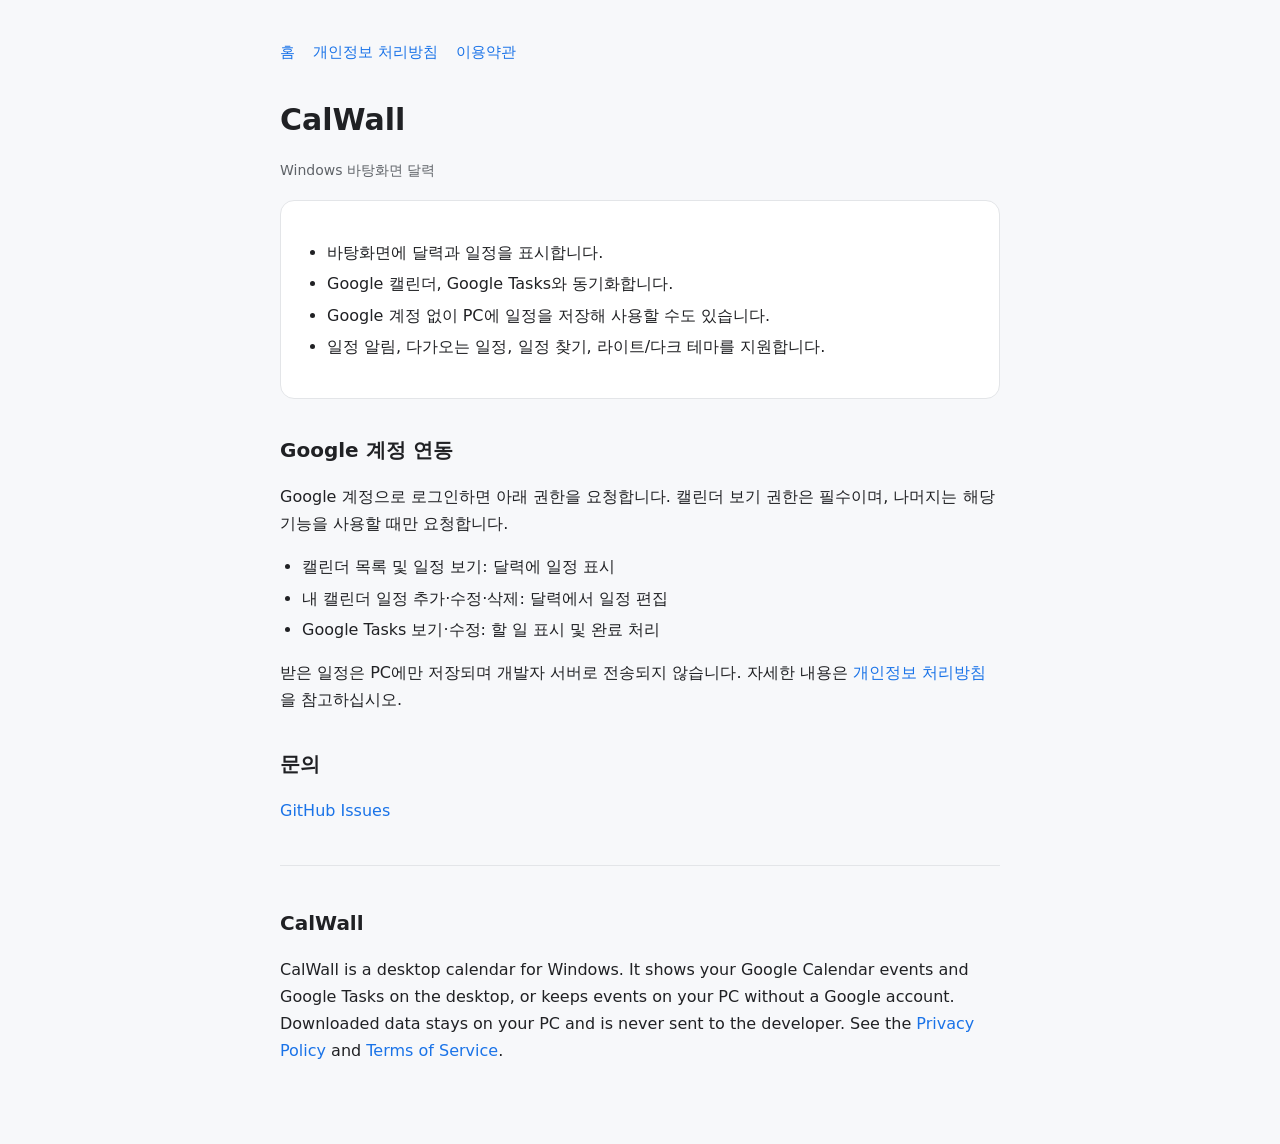
<file: index.html>
<!doctype html><html lang="ko"><head><meta charset="utf-8"><meta name="viewport" content="width=device-width,initial-scale=1">
<title>CalWall</title><meta name="description" content="Windows 바탕화면 달력 프로그램 CalWall"><link rel="stylesheet" href="style.css"></head><body><main>
<nav><a href="./">홈</a><a href="privacy.html">개인정보 처리방침</a><a href="terms.html">이용약관</a></nav>
<h1>CalWall</h1><p class="dim">Windows 바탕화면 달력</p>
<div class="card"><ul>
<li>바탕화면에 달력과 일정을 표시합니다.</li>
<li>Google 캘린더, Google Tasks와 동기화합니다.</li>
<li>Google 계정 없이 PC에 일정을 저장해 사용할 수도 있습니다.</li>
<li>일정 알림, 다가오는 일정, 일정 찾기, 라이트/다크 테마를 지원합니다.</li></ul></div>
<h2>Google 계정 연동</h2>
<p>Google 계정으로 로그인하면 아래 권한을 요청합니다. 캘린더 보기 권한은 필수이며, 나머지는 해당 기능을 사용할 때만 요청합니다.</p>
<ul><li>캘린더 목록 및 일정 보기: 달력에 일정 표시</li>
<li>내 캘린더 일정 추가·수정·삭제: 달력에서 일정 편집</li>
<li>Google Tasks 보기·수정: 할 일 표시 및 완료 처리</li></ul>
<p>받은 일정은 PC에만 저장되며 개발자 서버로 전송되지 않습니다. 자세한 내용은 <a href="privacy.html">개인정보 처리방침</a>을 참고하십시오.</p>
<h2>문의</h2><p><a href="https://github.com/imjinwon/calwall/issues">GitHub Issues</a></p>
<hr><div lang="en"><h2>CalWall</h2><p>CalWall is a desktop calendar for Windows. It shows your Google Calendar events and Google Tasks on the desktop, or keeps events on your PC without a Google account. Downloaded data stays on your PC and is never sent to the developer.
See the <a href="privacy.html#en">Privacy Policy</a> and <a href="terms.html#en">Terms of Service</a>.</p></div>
</main></body></html>
</file>
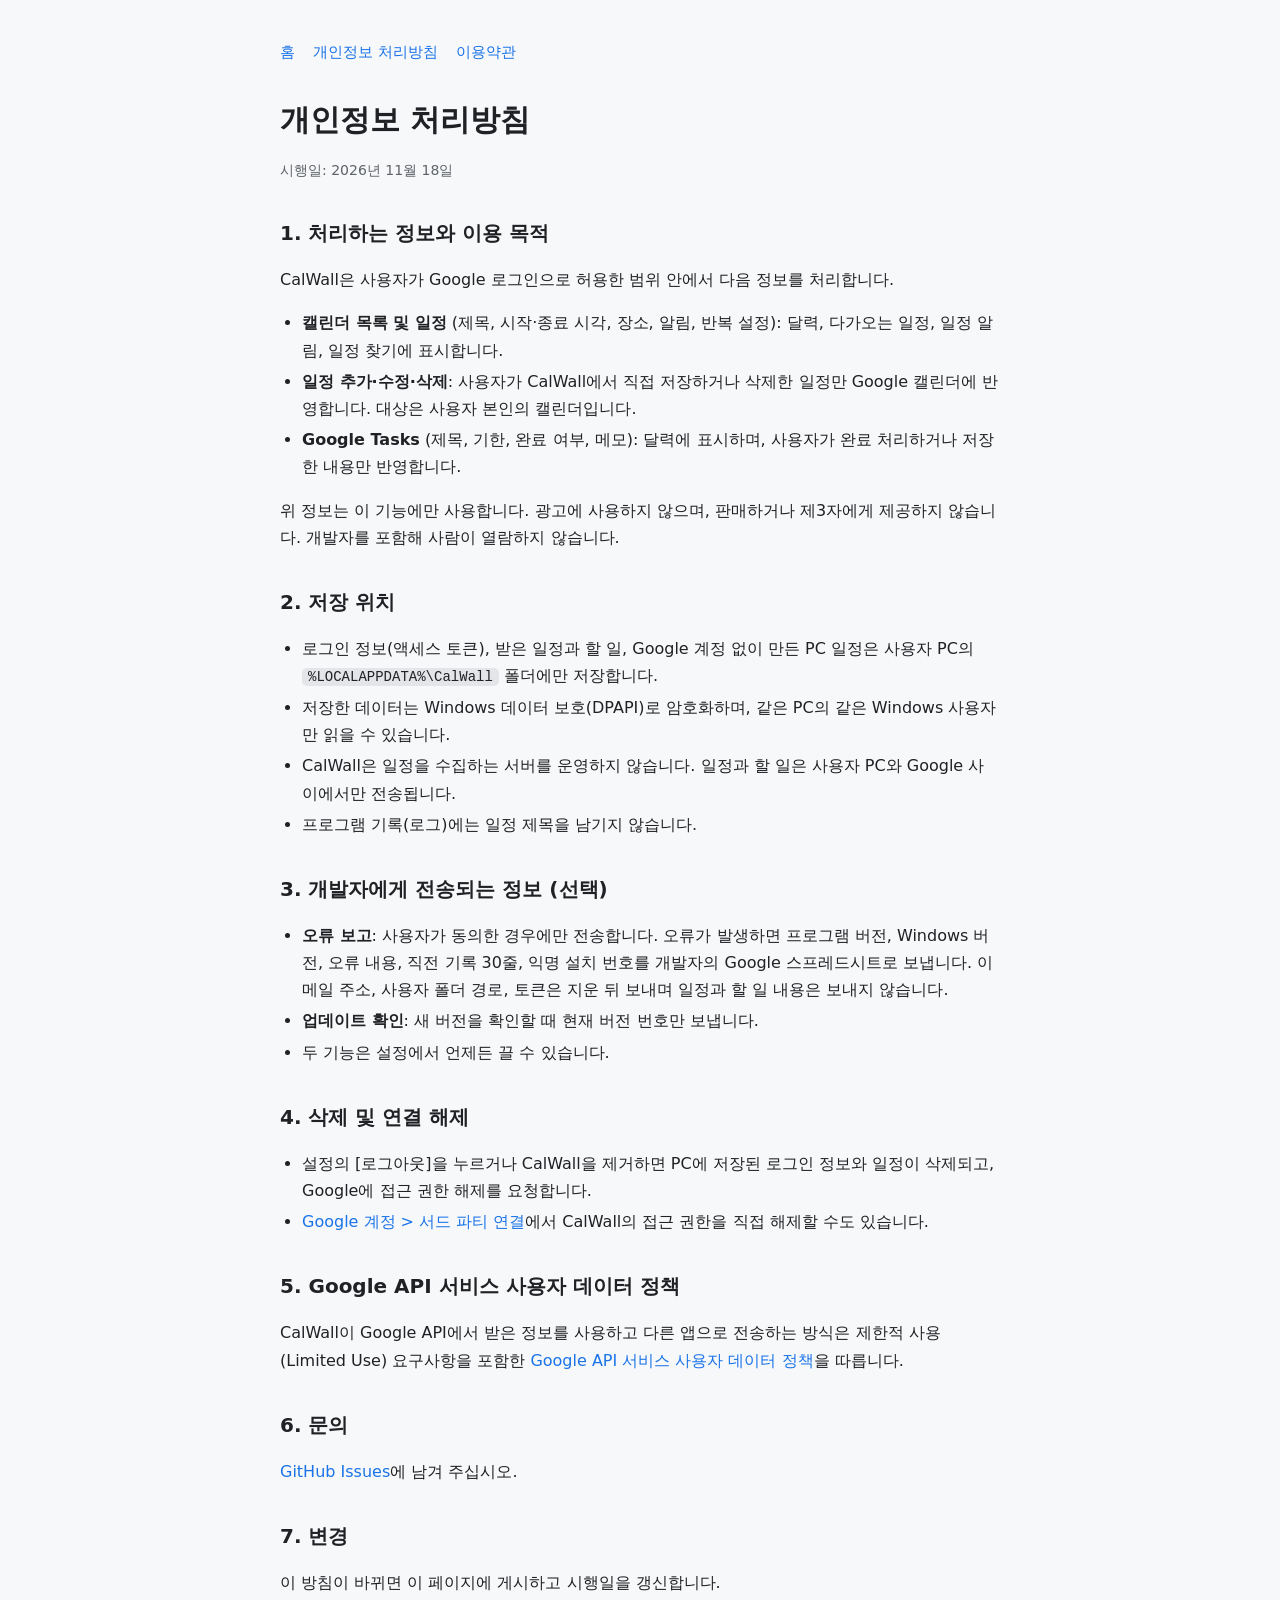
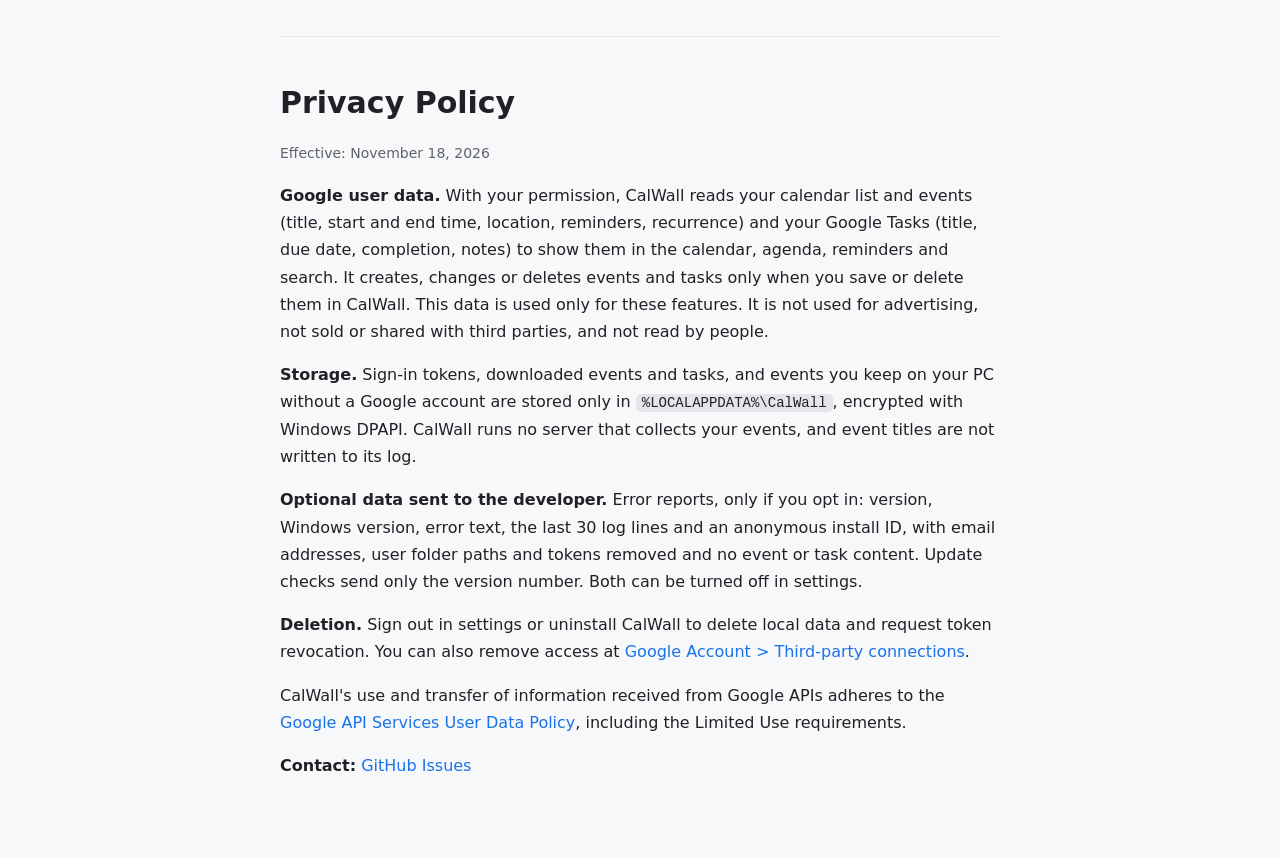
<file: privacy.html>
<!doctype html><html lang="ko"><head><meta charset="utf-8"><meta name="viewport" content="width=device-width,initial-scale=1">
<title>CalWall 개인정보 처리방침</title><link rel="stylesheet" href="style.css"></head><body><main>
<nav><a href="./">홈</a><a href="privacy.html">개인정보 처리방침</a><a href="terms.html">이용약관</a></nav>
<h1>개인정보 처리방침</h1><p class="dim">시행일: 2026년 11월 18일</p>
<h2>1. 처리하는 정보와 이용 목적</h2>
<p>CalWall은 사용자가 Google 로그인으로 허용한 범위 안에서 다음 정보를 처리합니다.</p>
<ul><li><b>캘린더 목록 및 일정</b> (제목, 시작·종료 시각, 장소, 알림, 반복 설정): 달력, 다가오는 일정, 일정 알림, 일정 찾기에 표시합니다.</li>
<li><b>일정 추가·수정·삭제</b>: 사용자가 CalWall에서 직접 저장하거나 삭제한 일정만 Google 캘린더에 반영합니다. 대상은 사용자 본인의 캘린더입니다.</li>
<li><b>Google Tasks</b> (제목, 기한, 완료 여부, 메모): 달력에 표시하며, 사용자가 완료 처리하거나 저장한 내용만 반영합니다.</li></ul>
<p>위 정보는 이 기능에만 사용합니다. 광고에 사용하지 않으며, 판매하거나 제3자에게 제공하지 않습니다. 개발자를 포함해 사람이 열람하지 않습니다.</p>
<h2>2. 저장 위치</h2>
<ul><li>로그인 정보(액세스 토큰), 받은 일정과 할 일, Google 계정 없이 만든 PC 일정은 사용자 PC의 <code>%LOCALAPPDATA%\CalWall</code> 폴더에만 저장합니다.</li>
<li>저장한 데이터는 Windows 데이터 보호(DPAPI)로 암호화하며, 같은 PC의 같은 Windows 사용자만 읽을 수 있습니다.</li>
<li>CalWall은 일정을 수집하는 서버를 운영하지 않습니다. 일정과 할 일은 사용자 PC와 Google 사이에서만 전송됩니다.</li>
<li>프로그램 기록(로그)에는 일정 제목을 남기지 않습니다.</li></ul>
<h2>3. 개발자에게 전송되는 정보 (선택)</h2>
<ul><li><b>오류 보고</b>: 사용자가 동의한 경우에만 전송합니다. 오류가 발생하면 프로그램 버전, Windows 버전, 오류 내용, 직전 기록 30줄, 익명 설치 번호를 개발자의 Google 스프레드시트로 보냅니다. 이메일 주소, 사용자 폴더 경로, 토큰은 지운 뒤 보내며 일정과 할 일 내용은 보내지 않습니다.</li>
<li><b>업데이트 확인</b>: 새 버전을 확인할 때 현재 버전 번호만 보냅니다.</li>
<li>두 기능은 설정에서 언제든 끌 수 있습니다.</li></ul>
<h2>4. 삭제 및 연결 해제</h2>
<ul><li>설정의 [로그아웃]을 누르거나 CalWall을 제거하면 PC에 저장된 로그인 정보와 일정이 삭제되고, Google에 접근 권한 해제를 요청합니다.</li>
<li><a href="https://myaccount.google.com/permissions">Google 계정 &gt; 서드 파티 연결</a>에서 CalWall의 접근 권한을 직접 해제할 수도 있습니다.</li></ul>
<h2>5. Google API 서비스 사용자 데이터 정책</h2>
<p>CalWall이 Google API에서 받은 정보를 사용하고 다른 앱으로 전송하는 방식은 제한적 사용(Limited Use) 요구사항을 포함한 <a href="https://developers.google.com/terms/api-services-user-data-policy">Google API 서비스 사용자 데이터 정책</a>을 따릅니다.</p>
<h2>6. 문의</h2><p><a href="https://github.com/imjinwon/calwall/issues">GitHub Issues</a>에 남겨 주십시오.</p>
<h2>7. 변경</h2><p>이 방침이 바뀌면 이 페이지에 게시하고 시행일을 갱신합니다.</p>
<hr id="en"><div lang="en"><h1>Privacy Policy</h1><p class="dim">Effective: November 18, 2026</p>
<p><b>Google user data.</b> With your permission, CalWall reads your calendar list and events (title, start and end time, location, reminders, recurrence) and your Google Tasks (title, due date, completion, notes) to show them in the calendar, agenda, reminders and search. It creates, changes or deletes events and tasks only when you save or delete them in CalWall. This data is used only for these features. It is not used for advertising, not sold or shared with third parties, and not read by people.</p>
<p><b>Storage.</b> Sign-in tokens, downloaded events and tasks, and events you keep on your PC without a Google account are stored only in <code>%LOCALAPPDATA%\CalWall</code>, encrypted with Windows DPAPI. CalWall runs no server that collects your events, and event titles are not written to its log.</p>
<p><b>Optional data sent to the developer.</b> Error reports, only if you opt in: version, Windows version, error text, the last 30 log lines and an anonymous install ID, with email addresses, user folder paths and tokens removed and no event or task content. Update checks send only the version number. Both can be turned off in settings.</p>
<p><b>Deletion.</b> Sign out in settings or uninstall CalWall to delete local data and request token revocation. You can also remove access at <a href="https://myaccount.google.com/permissions">Google Account &gt; Third-party connections</a>.</p>
<p>CalWall's use and transfer of information received from Google APIs adheres to the <a href="https://developers.google.com/terms/api-services-user-data-policy">Google API Services User Data Policy</a>, including the Limited Use requirements.</p>
<p><b>Contact:</b> <a href="https://github.com/imjinwon/calwall/issues">GitHub Issues</a></p></div>
</main></body></html>
</file>
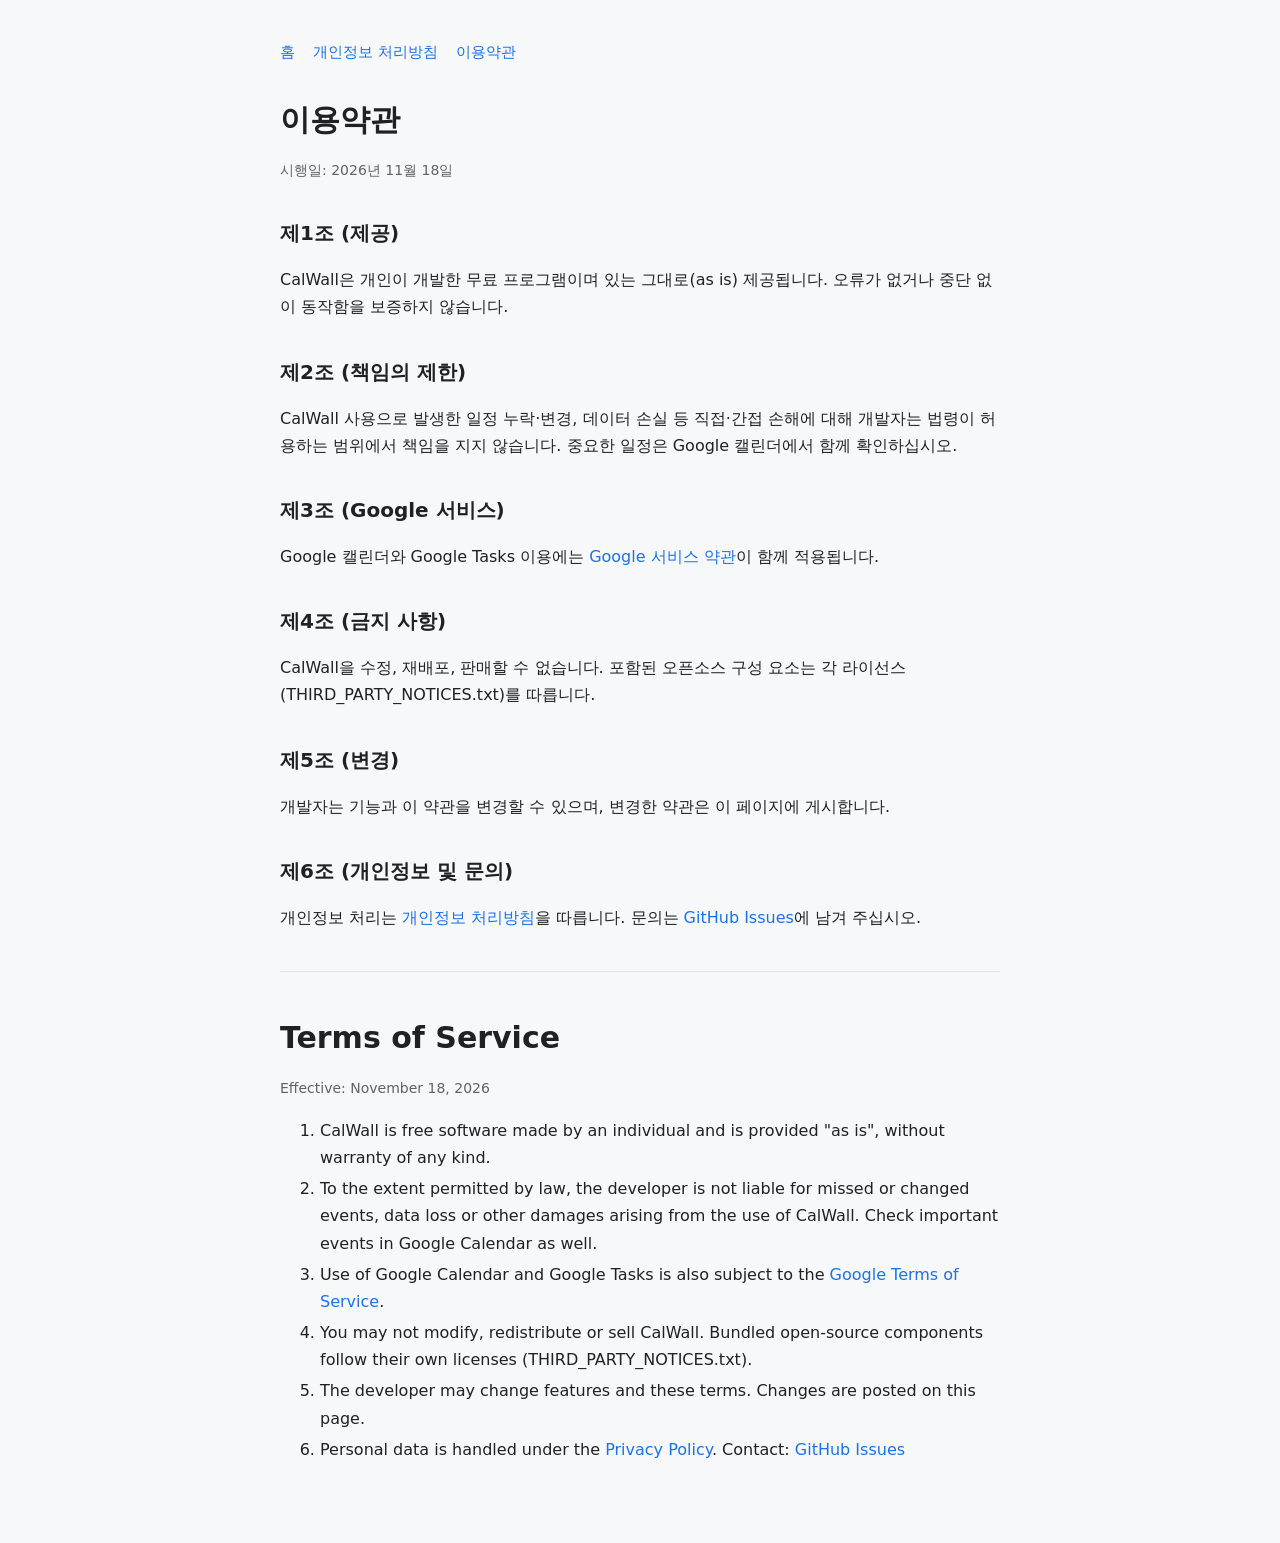
<file: terms.html>
<!doctype html><html lang="ko"><head><meta charset="utf-8"><meta name="viewport" content="width=device-width,initial-scale=1">
<title>CalWall 이용약관</title><link rel="stylesheet" href="style.css"></head><body><main>
<nav><a href="./">홈</a><a href="privacy.html">개인정보 처리방침</a><a href="terms.html">이용약관</a></nav>
<h1>이용약관</h1><p class="dim">시행일: 2026년 11월 18일</p>
<h2>제1조 (제공)</h2><p>CalWall은 개인이 개발한 무료 프로그램이며 있는 그대로(as is) 제공됩니다. 오류가 없거나 중단 없이 동작함을 보증하지 않습니다.</p>
<h2>제2조 (책임의 제한)</h2><p>CalWall 사용으로 발생한 일정 누락·변경, 데이터 손실 등 직접·간접 손해에 대해 개발자는 법령이 허용하는 범위에서 책임을 지지 않습니다. 중요한 일정은 Google 캘린더에서 함께 확인하십시오.</p>
<h2>제3조 (Google 서비스)</h2><p>Google 캘린더와 Google Tasks 이용에는 <a href="https://policies.google.com/terms">Google 서비스 약관</a>이 함께 적용됩니다.</p>
<h2>제4조 (금지 사항)</h2><p>CalWall을 수정, 재배포, 판매할 수 없습니다. 포함된 오픈소스 구성 요소는 각 라이선스(THIRD_PARTY_NOTICES.txt)를 따릅니다.</p>
<h2>제5조 (변경)</h2><p>개발자는 기능과 이 약관을 변경할 수 있으며, 변경한 약관은 이 페이지에 게시합니다.</p>
<h2>제6조 (개인정보 및 문의)</h2><p>개인정보 처리는 <a href="privacy.html">개인정보 처리방침</a>을 따릅니다. 문의는 <a href="https://github.com/imjinwon/calwall/issues">GitHub Issues</a>에 남겨 주십시오.</p>
<hr id="en"><div lang="en"><h1>Terms of Service</h1><p class="dim">Effective: November 18, 2026</p>
<ol><li>CalWall is free software made by an individual and is provided "as is", without warranty of any kind.</li>
<li>To the extent permitted by law, the developer is not liable for missed or changed events, data loss or other damages arising from the use of CalWall. Check important events in Google Calendar as well.</li>
<li>Use of Google Calendar and Google Tasks is also subject to the <a href="https://policies.google.com/terms">Google Terms of Service</a>.</li>
<li>You may not modify, redistribute or sell CalWall. Bundled open-source components follow their own licenses (THIRD_PARTY_NOTICES.txt).</li>
<li>The developer may change features and these terms. Changes are posted on this page.</li>
<li>Personal data is handled under the <a href="privacy.html#en">Privacy Policy</a>. Contact: <a href="https://github.com/imjinwon/calwall/issues">GitHub Issues</a></li></ol></div>
</main></body></html>
</file>
<file: style.css>
:root{--bg:#f7f8fa;--card:#fff;--fg:#202124;--dim:#5f6368;--acc:#1a73e8;--line:#e3e5e8}
@media (prefers-color-scheme:dark){:root{--bg:#17181b;--card:#202124;--fg:#e8eaed;--dim:#9aa0a6;--acc:#8ab4f8;--line:#3c4043}}
*{box-sizing:border-box}body{margin:0;background:var(--bg);color:var(--fg);font:16px/1.7 "Malgun Gothic","Apple SD Gothic Neo","Noto Sans KR",system-ui,sans-serif}
main{max-width:760px;margin:0 auto;padding:40px 20px 64px}nav{display:flex;gap:18px;margin-bottom:28px;font-size:15px}
a{color:var(--acc);text-decoration:none}a:hover{text-decoration:underline}h1{font-size:30px;margin:0 0 6px}h2{font-size:20px;margin:34px 0 8px}
.card{background:var(--card);border:1px solid var(--line);border-radius:14px;padding:22px 24px;margin:18px 0}.dim{color:var(--dim);font-size:14px}
ul{padding-left:22px}li{margin:4px 0}code{background:var(--line);padding:1px 6px;border-radius:5px;font-size:14px}hr{border:0;border-top:1px solid var(--line);margin:40px 0}
</file>
